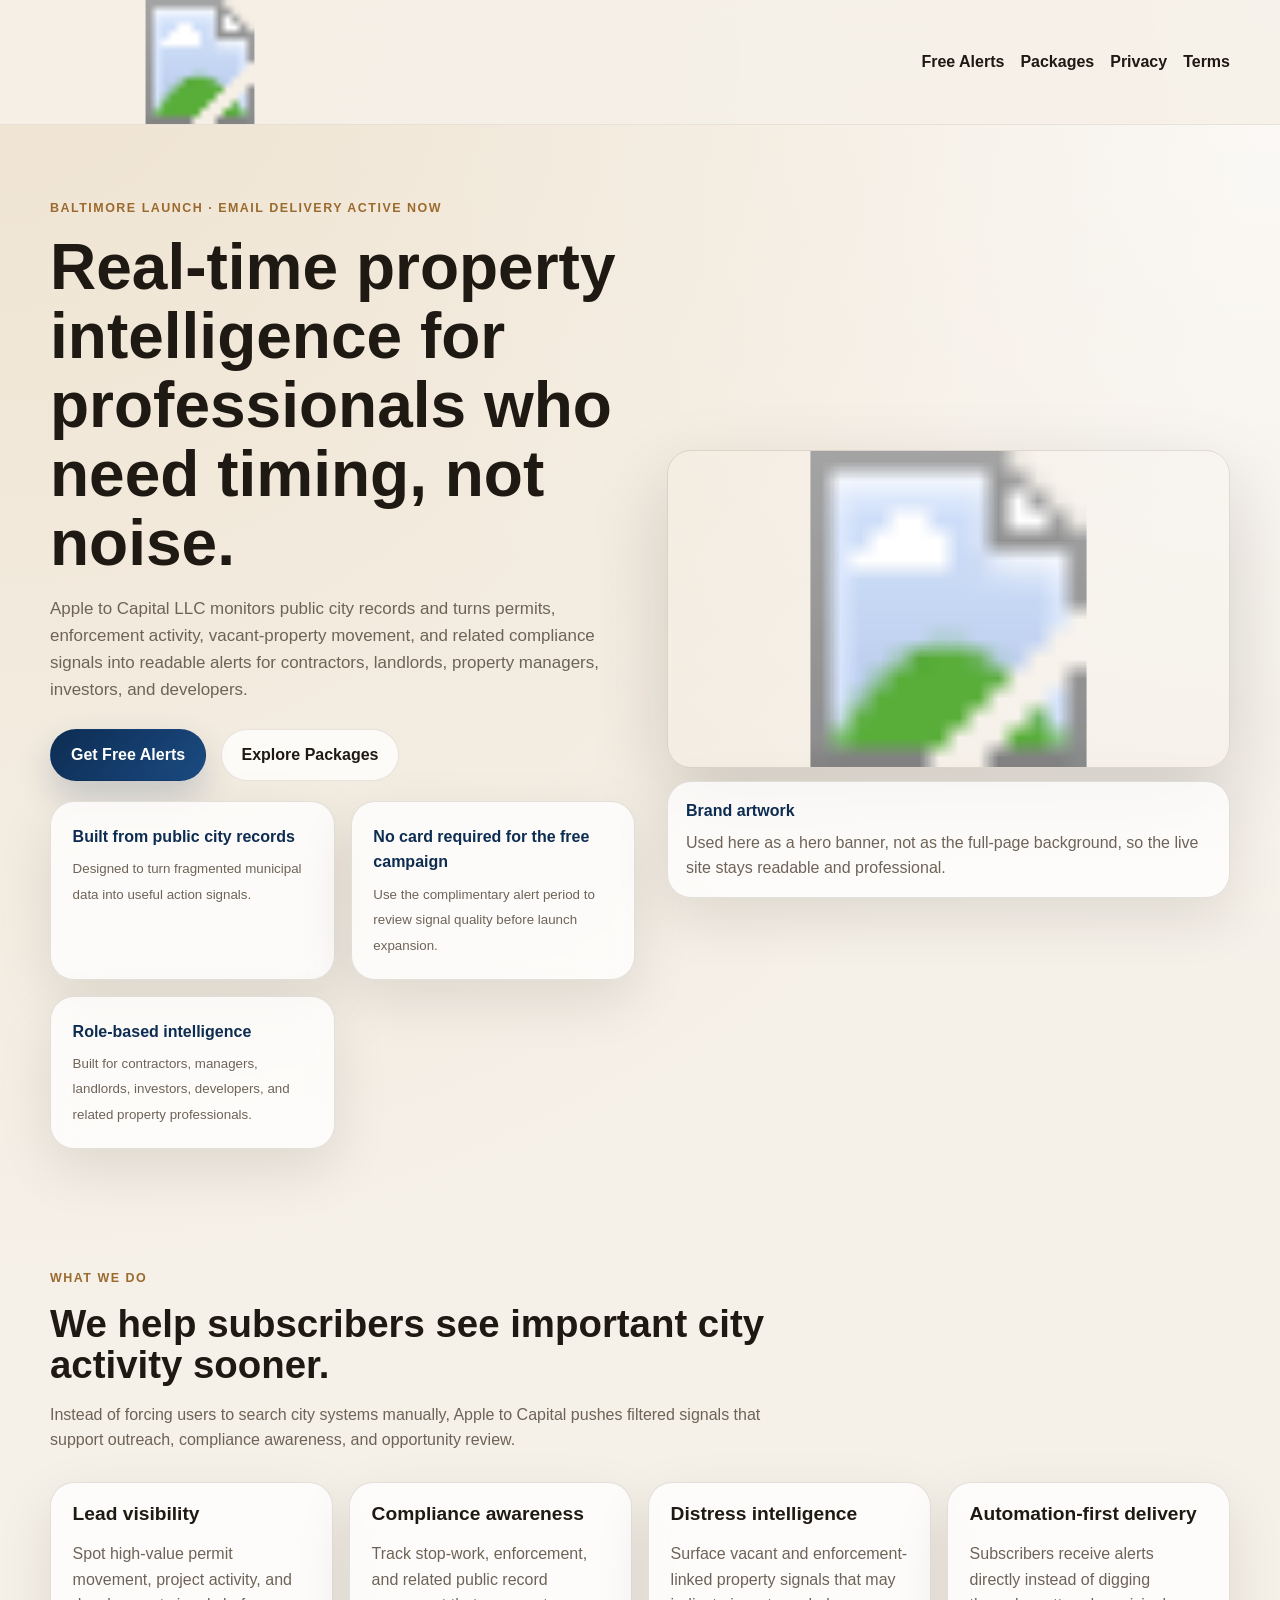
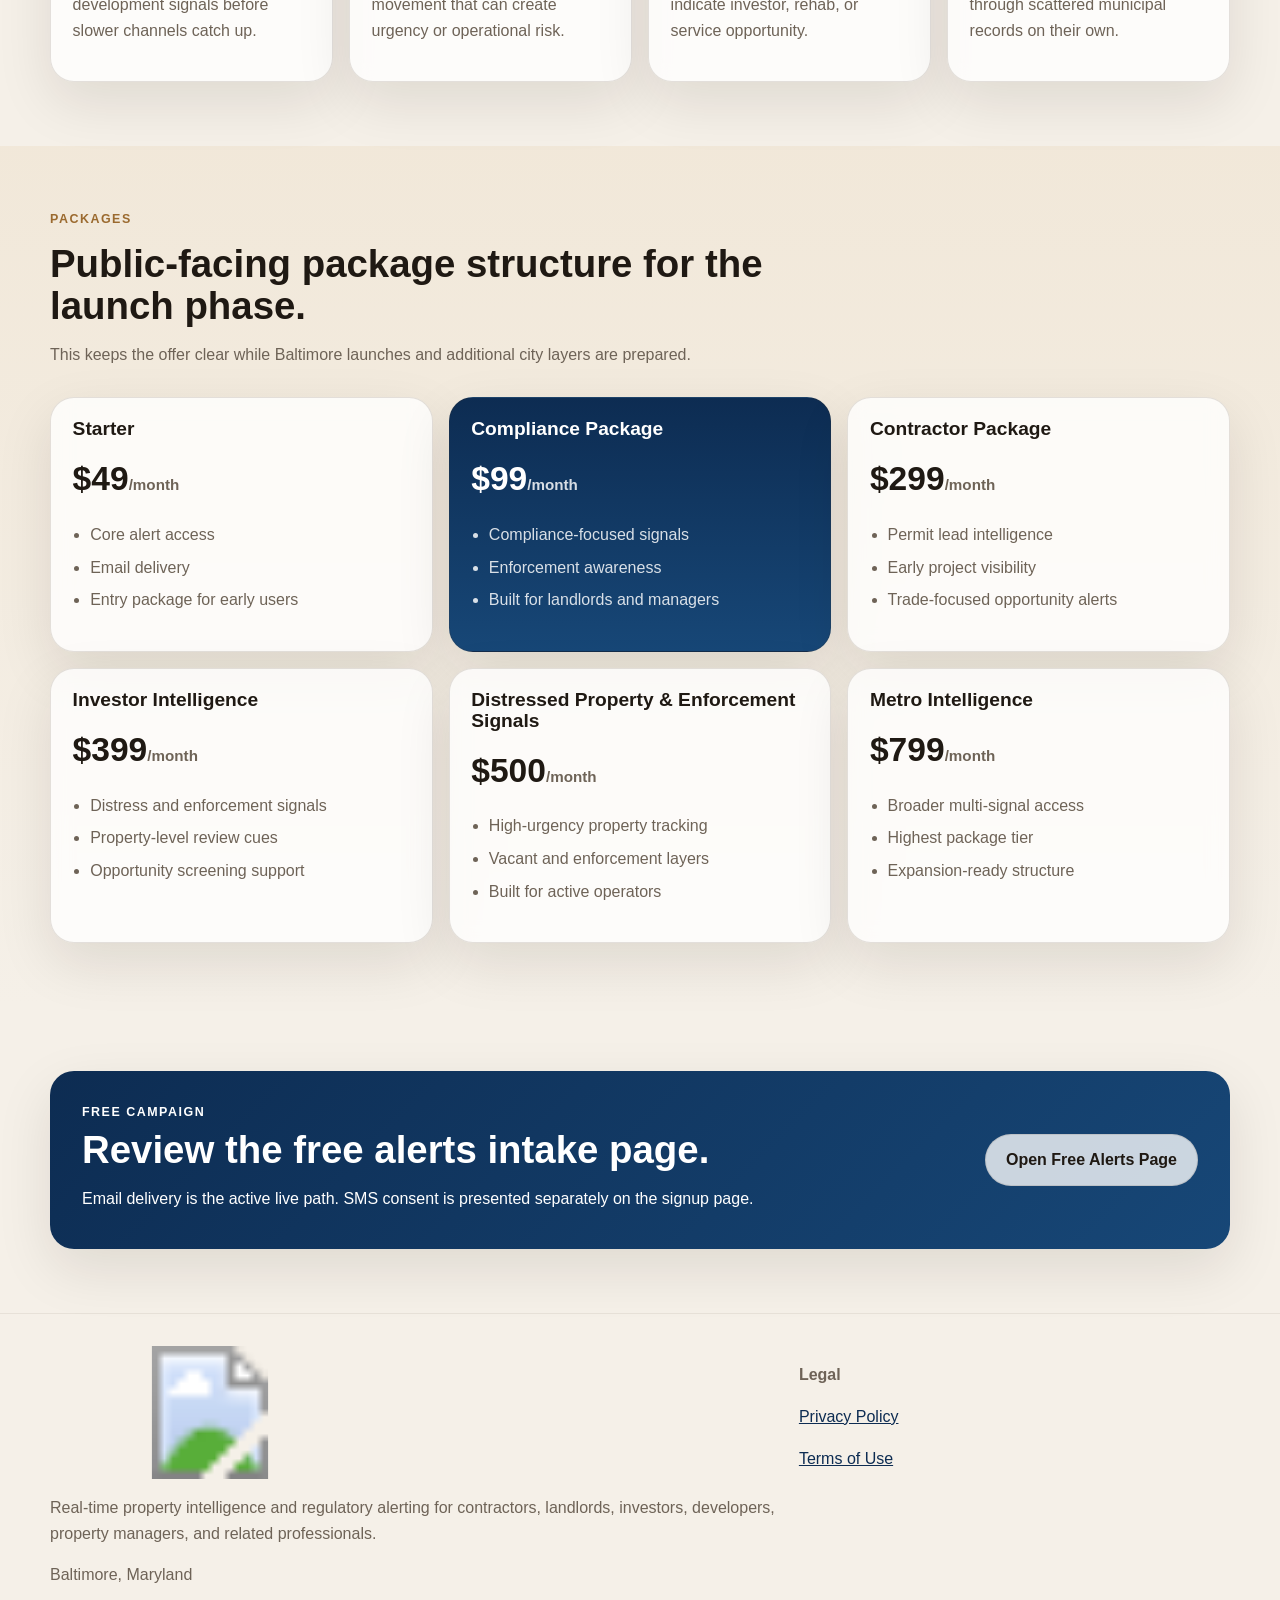
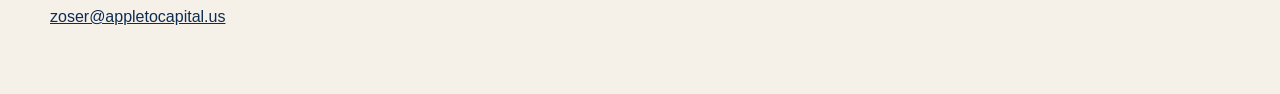
<file: index.html>
<!doctype html>
<html lang="en">
<head>
  <meta charset="utf-8" />
  <meta name="viewport" content="width=device-width, initial-scale=1" />
  <title>Apple to Capital LLC | Regulatory Intelligence for Property Professionals</title>
  <meta name="description" content="Apple to Capital LLC monitors public city records and delivers real-time property intelligence alerts for contractors, landlords, investors, developers, and property managers." />
  <link rel="stylesheet" href="styles.css" />
</head>
<body>
  <header class="site-header">
    <div class="wrap nav">
      <a class="brand brand-image" href="index.html" aria-label="Apple to Capital LLC home">
        <img class="top-logo" src="assets/logo-dark.svg" alt="Apple to Capital LLC logo" />
      </a>
      <nav class="nav-links">
        <a href="free-alerts.html">Free Alerts</a>
        <a href="#packages">Packages</a>
        <a href="privacy-policy.html">Privacy</a>
        <a href="terms-of-use.html">Terms</a>
      </nav>
    </div>
  </header>

  <main>
    <section class="hero">
      <div class="wrap hero-grid hero-grid-wide">
        <div>
          <p class="eyebrow">Baltimore launch · Email delivery active now</p>
          <h1>Real-time property intelligence for professionals who need timing, not noise.</h1>
          <p class="lead">Apple to Capital LLC monitors public city records and turns permits, enforcement activity, vacant-property movement, and related compliance signals into readable alerts for contractors, landlords, property managers, investors, and developers.</p>
          <div class="cta-row">
            <a class="btn btn-dark" href="free-alerts.html">Get Free Alerts</a>
            <a class="btn btn-light" href="#packages">Explore Packages</a>
          </div>

          <div class="stat-grid trust-row">
            <div class="stat-strip">
              <strong>Built from public city records</strong>
              <small>Designed to turn fragmented municipal data into useful action signals.</small>
            </div>
            <div class="stat-strip">
              <strong>No card required for the free campaign</strong>
              <small>Use the complimentary alert period to review signal quality before launch expansion.</small>
            </div>
            <div class="stat-strip">
              <strong>Role-based intelligence</strong>
              <small>Built for contractors, managers, landlords, investors, developers, and related property professionals.</small>
            </div>
          </div>
        </div>

        <div class="hero-visual">
          <img class="hero-art" src="assets/hero-art.svg" alt="Apple to Capital metro intelligence design artwork" />
          <div class="hero-caption">
            <strong>Brand artwork</strong>
            <span>Used here as a hero banner, not as the full-page background, so the live site stays readable and professional.</span>
          </div>
        </div>
      </div>
    </section>

    <section class="section">
      <div class="wrap">
        <div class="section-head">
          <p class="eyebrow">What we do</p>
          <h2>We help subscribers see important city activity sooner.</h2>
          <p class="section-copy">Instead of forcing users to search city systems manually, Apple to Capital pushes filtered signals that support outreach, compliance awareness, and opportunity review.</p>
        </div>
        <div class="features">
          <article class="feature">
            <h3>Lead visibility</h3>
            <p>Spot high-value permit movement, project activity, and development signals before slower channels catch up.</p>
          </article>
          <article class="feature">
            <h3>Compliance awareness</h3>
            <p>Track stop-work, enforcement, and related public record movement that can create urgency or operational risk.</p>
          </article>
          <article class="feature">
            <h3>Distress intelligence</h3>
            <p>Surface vacant and enforcement-linked property signals that may indicate investor, rehab, or service opportunity.</p>
          </article>
          <article class="feature">
            <h3>Automation-first delivery</h3>
            <p>Subscribers receive alerts directly instead of digging through scattered municipal records on their own.</p>
          </article>
        </div>
      </div>
    </section>

    <section class="section alt" id="packages">
      <div class="wrap">
        <div class="section-head">
          <p class="eyebrow">Packages</p>
          <h2>Public-facing package structure for the launch phase.</h2>
          <p class="section-copy">This keeps the offer clear while Baltimore launches and additional city layers are prepared.</p>
        </div>
        <div class="pricing-grid">
          <article class="price-card">
            <h3>Starter</h3>
            <p class="price">$49<span>/month</span></p>
            <ul>
              <li>Core alert access</li>
              <li>Email delivery</li>
              <li>Entry package for early users</li>
            </ul>
          </article>
          <article class="price-card featured">
            <h3>Compliance Package</h3>
            <p class="price">$99<span>/month</span></p>
            <ul>
              <li>Compliance-focused signals</li>
              <li>Enforcement awareness</li>
              <li>Built for landlords and managers</li>
            </ul>
          </article>
          <article class="price-card">
            <h3>Contractor Package</h3>
            <p class="price">$299<span>/month</span></p>
            <ul>
              <li>Permit lead intelligence</li>
              <li>Early project visibility</li>
              <li>Trade-focused opportunity alerts</li>
            </ul>
          </article>
          <article class="price-card">
            <h3>Investor Intelligence</h3>
            <p class="price">$399<span>/month</span></p>
            <ul>
              <li>Distress and enforcement signals</li>
              <li>Property-level review cues</li>
              <li>Opportunity screening support</li>
            </ul>
          </article>
          <article class="price-card">
            <h3>Distressed Property &amp; Enforcement Signals</h3>
            <p class="price">$500<span>/month</span></p>
            <ul>
              <li>High-urgency property tracking</li>
              <li>Vacant and enforcement layers</li>
              <li>Built for active operators</li>
            </ul>
          </article>
          <article class="price-card">
            <h3>Metro Intelligence</h3>
            <p class="price">$799<span>/month</span></p>
            <ul>
              <li>Broader multi-signal access</li>
              <li>Highest package tier</li>
              <li>Expansion-ready structure</li>
            </ul>
          </article>
        </div>
      </div>
    </section>

    <section class="section">
      <div class="wrap">
        <div class="cta-band">
          <div>
            <p class="eyebrow">Free campaign</p>
            <h2>Review the free alerts intake page.</h2>
            <p>Email delivery is the active live path. SMS consent is presented separately on the signup page.</p>
          </div>
          <a class="btn btn-light" href="free-alerts.html">Open Free Alerts Page</a>
        </div>
      </div>
    </section>
  </main>

  <footer class="site-footer">
    <div class="wrap footer-grid">
      <div>
        <img class="footer-logo" src="assets/logo-dark.svg" alt="Apple to Capital LLC logo" />
        <p>Real-time property intelligence and regulatory alerting for contractors, landlords, investors, developers, property managers, and related professionals.</p>
        <p>Baltimore, Maryland</p>
        <p><a href="mailto:zoser@appletocapital.us">zoser@appletocapital.us</a></p>
      </div>
      <div>
        <p class="footer-title">Legal</p>
        <p><a href="privacy-policy.html">Privacy Policy</a></p>
        <p><a href="terms-of-use.html">Terms of Use</a></p>
      </div>
    </div>
  </footer>
</body>
</html>
</file>
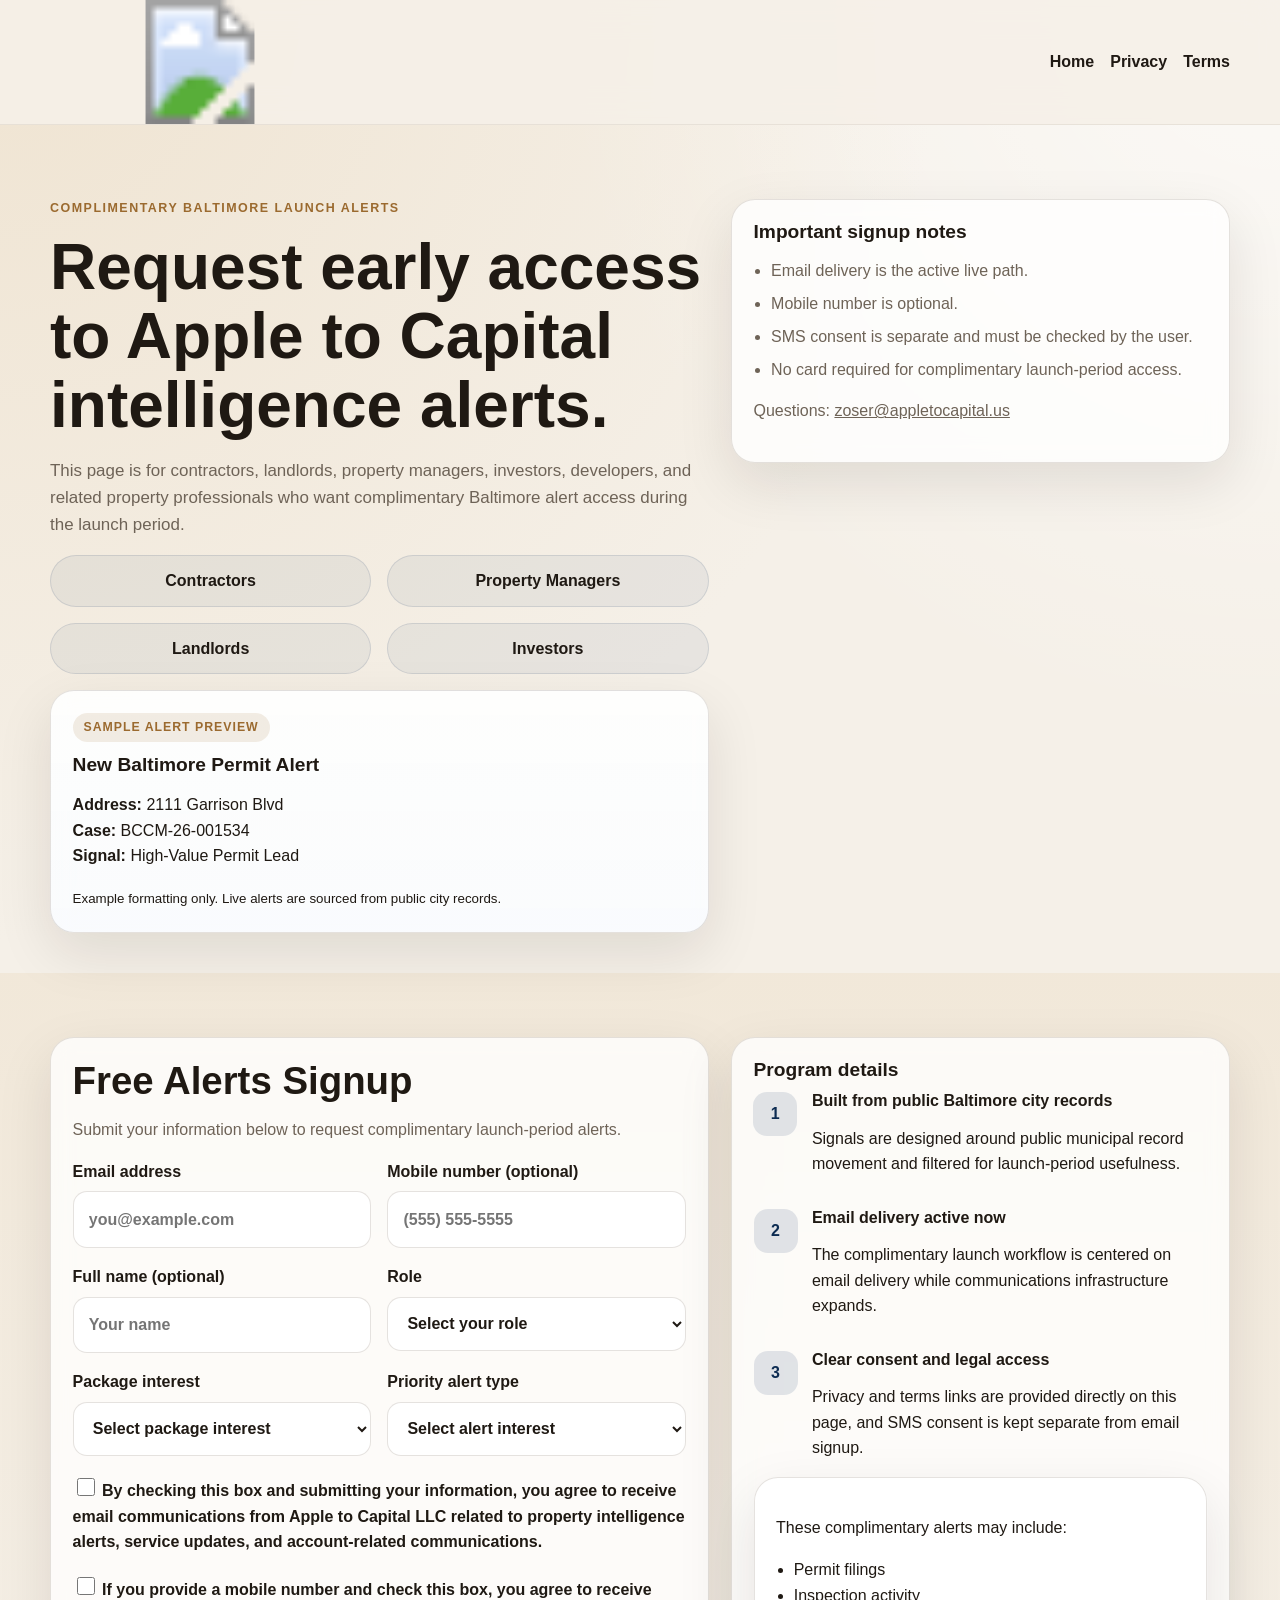
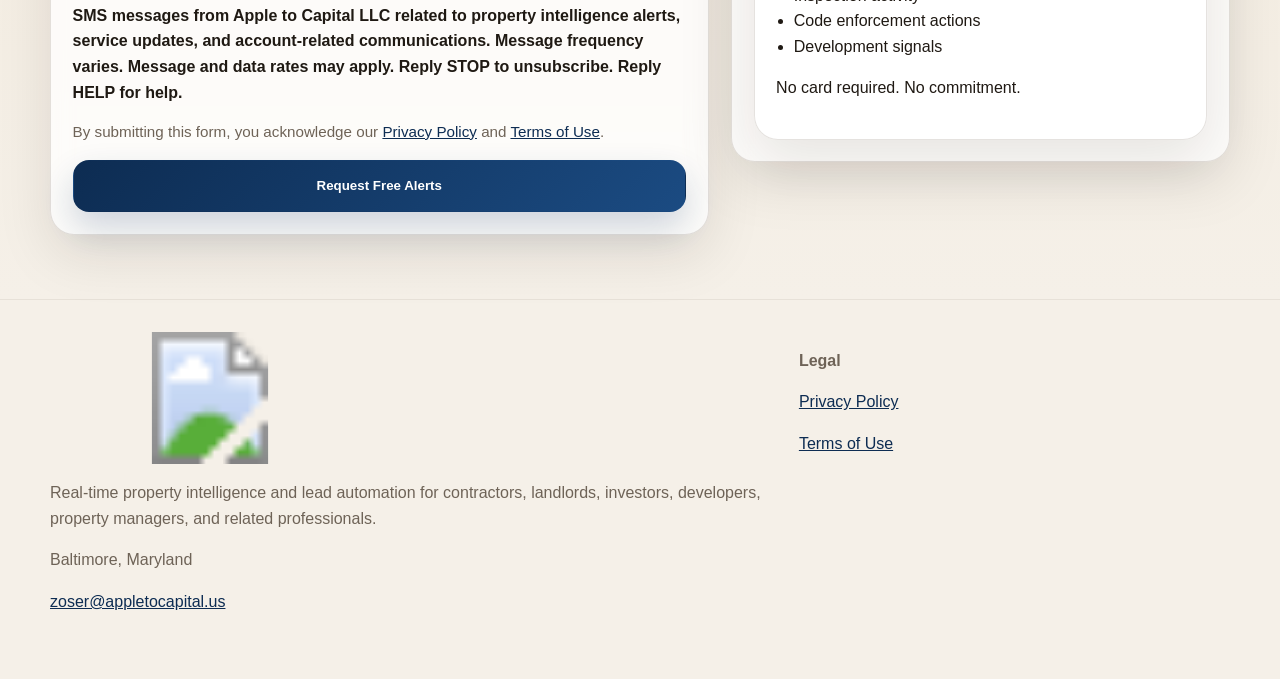
<file: free-alerts.html>
<!doctype html>
<html lang="en">
<head>
  <meta charset="utf-8" />
  <meta name="viewport" content="width=device-width, initial-scale=1" />
  <title>Free Alerts | Apple to Capital LLC</title>
  <meta name="description" content="Request complimentary Baltimore Metro intelligence alerts from Apple to Capital LLC." />
  <link rel="stylesheet" href="styles.css" />
</head>
<body>
  <header class="site-header">
    <div class="wrap nav">
      <a class="brand brand-image" href="index.html" aria-label="Apple to Capital LLC home">
        <img class="top-logo" src="assets/logo-dark.svg" alt="Apple to Capital LLC logo" />
      </a>
      <nav class="nav-links">
        <a href="index.html">Home</a>
        <a href="privacy-policy.html">Privacy</a>
        <a href="terms-of-use.html">Terms</a>
      </nav>
    </div>
  </header>

  <main>
    <section class="hero hero-compact">
      <div class="wrap info-grid">
        <div>
          <p class="eyebrow">Complimentary Baltimore launch alerts</p>
          <h1>Request early access to Apple to Capital intelligence alerts.</h1>
          <p class="lead">This page is for contractors, landlords, property managers, investors, developers, and related property professionals who want complimentary Baltimore alert access during the launch period.</p>

          <div class="chip-row">
            <span class="chip">Contractors</span>
            <span class="chip">Property Managers</span>
            <span class="chip">Landlords</span>
            <span class="chip">Investors</span>
          </div>

          <div class="sample-alert">
            <span class="kicker">Sample alert preview</span>
            <h3>New Baltimore Permit Alert</h3>
            <p><b>Address:</b> 2111 Garrison Blvd<br />
            <b>Case:</b> BCCM-26-001534<br />
            <b>Signal:</b> High-Value Permit Lead</p>
            <small>Example formatting only. Live alerts are sourced from public city records.</small>
          </div>
        </div>

        <aside class="legal-card">
          <h3>Important signup notes</h3>
          <ul class="bullet-list">
            <li>Email delivery is the active live path.</li>
            <li>Mobile number is optional.</li>
            <li>SMS consent is separate and must be checked by the user.</li>
            <li>No card required for complimentary launch-period access.</li>
          </ul>
          <p class="support-line">Questions: <a href="mailto:zoser@appletocapital.us">zoser@appletocapital.us</a></p>
        </aside>
      </div>
    </section>

    <section class="section alt">
      <div class="wrap info-grid">
        <form class="lead-form" action="#" method="post">
          <h2>Free Alerts Signup</h2>
          <p class="form-note">Submit your information below to request complimentary launch-period alerts.</p>

          <div class="form-layout">
            <label>Email address<input type="email" name="email" placeholder="you@example.com" required /></label>
            <label>Mobile number (optional)<input type="tel" name="phone" placeholder="(555) 555-5555" /></label>
            <label>Full name (optional)<input type="text" name="name" placeholder="Your name" /></label>
            <label>Role<select name="role" required>
                <option value="">Select your role</option>
                <option>Contractor</option><option>Landlord</option><option>Property Manager</option><option>Investor</option><option>Developer</option><option>Other Property Professional</option>
            </select></label>
            <label>Package interest<select name="package_interest">
                <option value="">Select package interest</option>
                <option>Starter</option><option>Compliance Package</option><option>Contractor Package</option><option>Investor Intelligence</option><option>Distressed Property &amp; Enforcement Signals</option><option>Metro Intelligence</option>
            </select></label>
            <label>Priority alert type<select name="alert_type">
                <option value="">Select alert interest</option>
                <option>Permits</option><option>Violations / Compliance</option><option>Stop-Work Activity</option><option>Vacant / Distress Signals</option><option>General Baltimore Intelligence</option>
            </select></label>
          </div>

          <label class="checkbox-row">
            <input type="checkbox" name="email_consent" required />
            <span>By checking this box and submitting your information, you agree to receive email communications from Apple to Capital LLC related to property intelligence alerts, service updates, and account-related communications.</span>
          </label>

          <label class="checkbox-row">
            <input type="checkbox" name="sms_consent" />
            <span>If you provide a mobile number and check this box, you agree to receive SMS messages from Apple to Capital LLC related to property intelligence alerts, service updates, and account-related communications. Message frequency varies. Message and data rates may apply. Reply STOP to unsubscribe. Reply HELP for help.</span>
          </label>

          <p class="legal-inline">By submitting this form, you acknowledge our <a href="privacy-policy.html">Privacy Policy</a> and <a href="terms-of-use.html">Terms of Use</a>.</p>
          <button class="btn btn-dark full" type="submit">Request Free Alerts</button>
        </form>

        <aside class="steps-card">
          <h3>Program details</h3>
          <div class="steps-list">
            <div class="step-item"><div class="step-number">1</div><div><h4>Built from public Baltimore city records</h4><p>Signals are designed around public municipal record movement and filtered for launch-period usefulness.</p></div></div>
            <div class="step-item"><div class="step-number">2</div><div><h4>Email delivery active now</h4><p>The complimentary launch workflow is centered on email delivery while communications infrastructure expands.</p></div></div>
            <div class="step-item"><div class="step-number">3</div><div><h4>Clear consent and legal access</h4><p>Privacy and terms links are provided directly on this page, and SMS consent is kept separate from email signup.</p></div></div>
          </div>

          <div class="alert-box">
            <p class="box-title">These complimentary alerts may include:</p>
            <ul><li>Permit filings</li><li>Inspection activity</li><li>Code enforcement actions</li><li>Development signals</li></ul>
            <p class="micro strong">No card required. No commitment.</p>
          </div>
        </aside>
      </div>
    </section>
  </main>

  <footer class="site-footer">
    <div class="wrap footer-grid">
      <div>
        <img class="footer-logo" src="assets/logo-dark.svg" alt="Apple to Capital LLC logo" />
        <p>Real-time property intelligence and lead automation for contractors, landlords, investors, developers, property managers, and related professionals.</p>
        <p>Baltimore, Maryland</p>
        <p><a href="mailto:zoser@appletocapital.us">zoser@appletocapital.us</a></p>
      </div>
      <div>
        <p class="footer-title">Legal</p>
        <p><a href="privacy-policy.html">Privacy Policy</a></p>
        <p><a href="terms-of-use.html">Terms of Use</a></p>
      </div>
    </div>
  </footer>
</body>
</html>
</file>
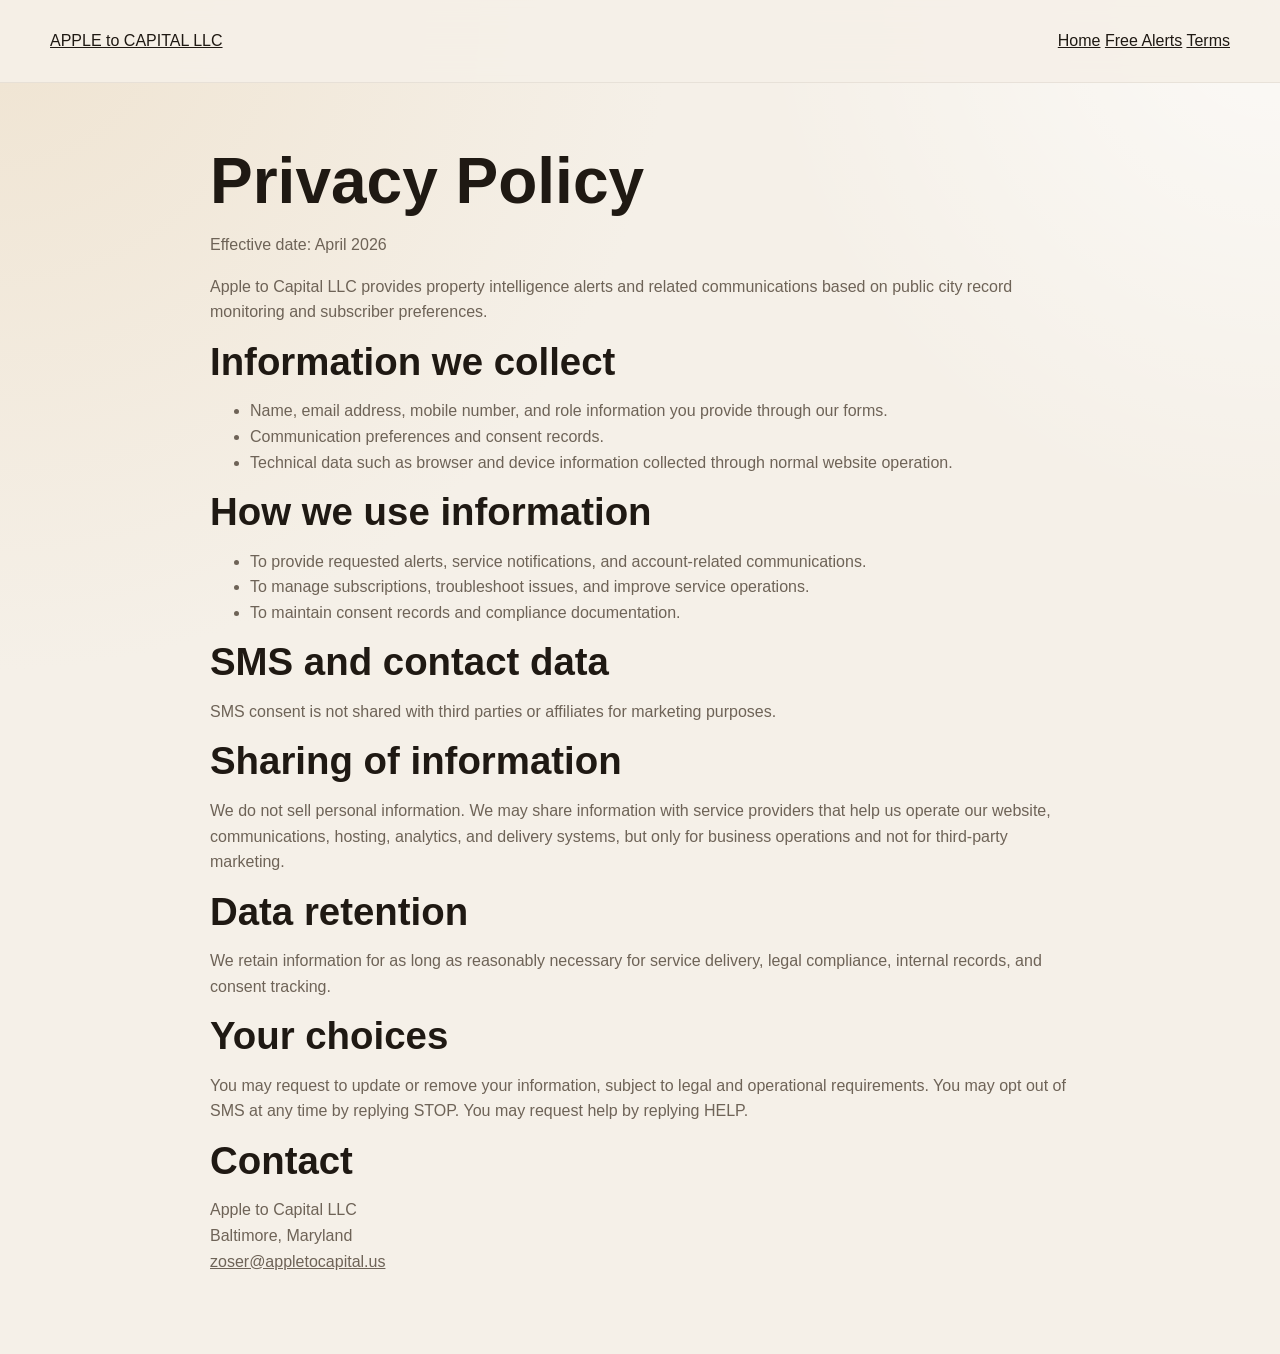
<file: privacy-policy.html>
<!doctype html>
<html lang="en">
<head>
  <meta charset="utf-8" />
  <meta name="viewport" content="width=device-width, initial-scale=1" />
  <title>Privacy Policy | Apple to Capital LLC</title>
  <meta name="description" content="Privacy Policy for Apple to Capital LLC." />
  <link rel="stylesheet" href="styles.css" />
</head>
<body>
  <header class="site-header">
    <div class="wrap nav">
      <a class="brand" href="index.html">APPLE to CAPITAL LLC</a>
      <nav>
        <a href="index.html">Home</a>
        <a href="free-alerts.html">Free Alerts</a>
        <a href="terms-of-use.html">Terms</a>
      </nav>
    </div>
  </header>

  <main class="section legal-page">
    <div class="wrap narrow">
      <h1>Privacy Policy</h1>
      <p>Effective date: April 2026</p>

      <p>Apple to Capital LLC provides property intelligence alerts and related communications based on public city record monitoring and subscriber preferences.</p>

      <h2>Information we collect</h2>
      <ul>
        <li>Name, email address, mobile number, and role information you provide through our forms.</li>
        <li>Communication preferences and consent records.</li>
        <li>Technical data such as browser and device information collected through normal website operation.</li>
      </ul>

      <h2>How we use information</h2>
      <ul>
        <li>To provide requested alerts, service notifications, and account-related communications.</li>
        <li>To manage subscriptions, troubleshoot issues, and improve service operations.</li>
        <li>To maintain consent records and compliance documentation.</li>
      </ul>

      <h2>SMS and contact data</h2>
      <p>SMS consent is not shared with third parties or affiliates for marketing purposes.</p>

      <h2>Sharing of information</h2>
      <p>We do not sell personal information. We may share information with service providers that help us operate our website, communications, hosting, analytics, and delivery systems, but only for business operations and not for third-party marketing.</p>

      <h2>Data retention</h2>
      <p>We retain information for as long as reasonably necessary for service delivery, legal compliance, internal records, and consent tracking.</p>

      <h2>Your choices</h2>
      <p>You may request to update or remove your information, subject to legal and operational requirements. You may opt out of SMS at any time by replying STOP. You may request help by replying HELP.</p>

      <h2>Contact</h2>
      <p>Apple to Capital LLC<br />Baltimore, Maryland<br /><a href="mailto:zoser@appletocapital.us">zoser@appletocapital.us</a></p>
    </div>
  </main>
</body>
</html>
</file>
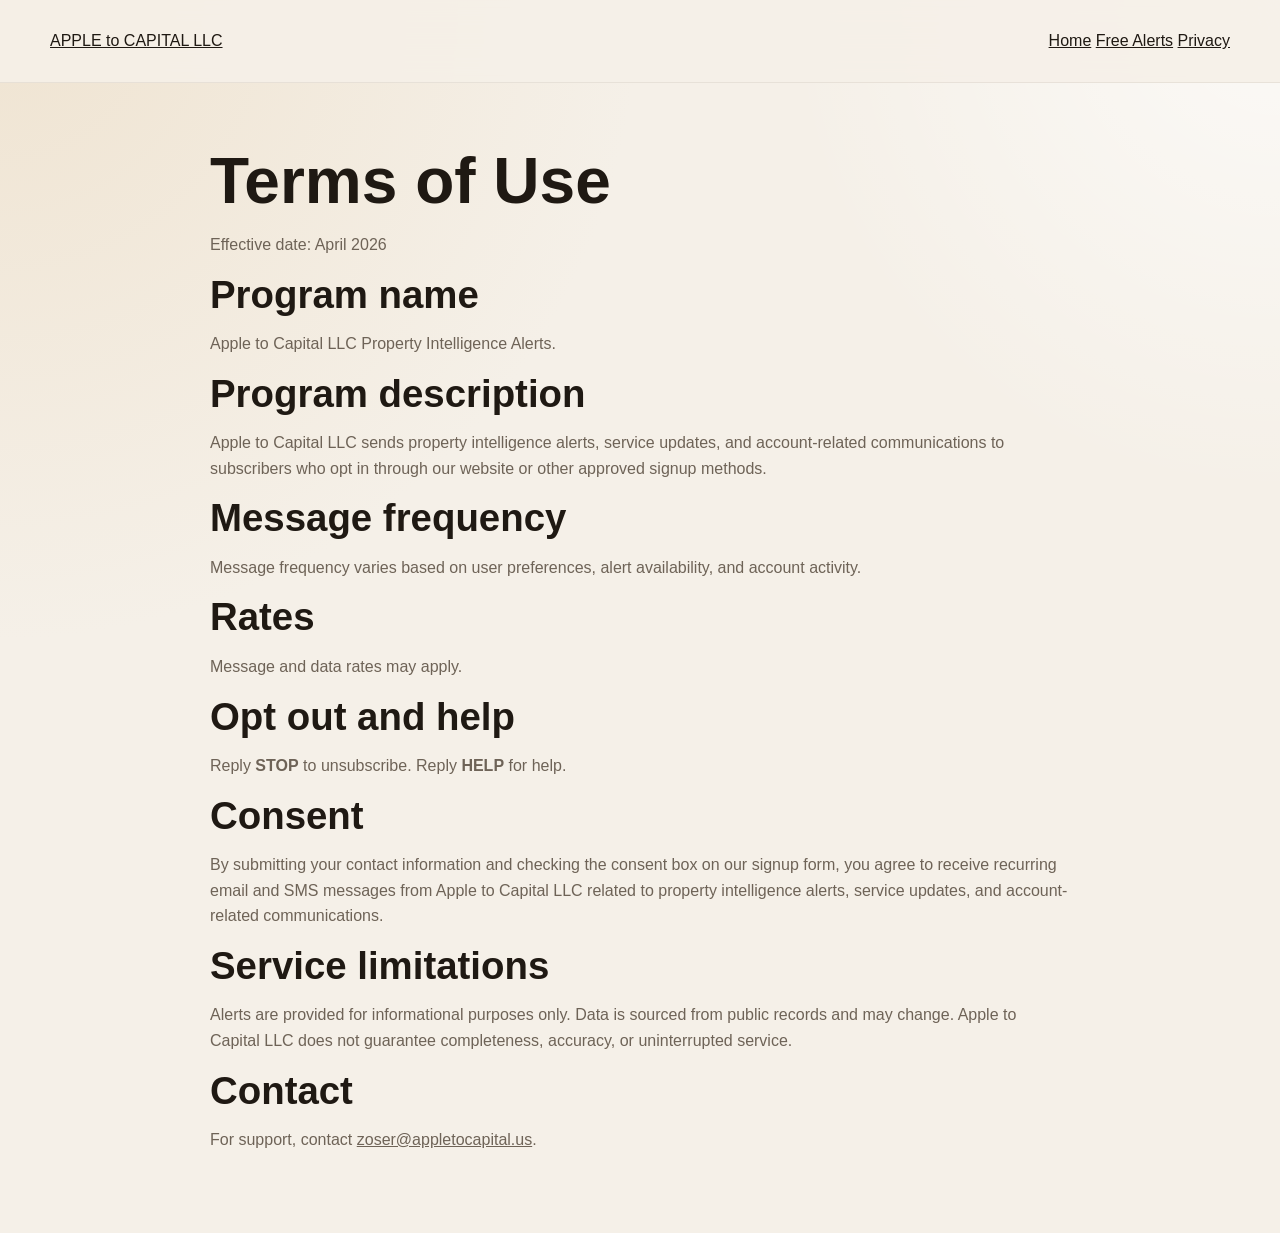
<file: terms-of-use.html>
<!doctype html>
<html lang="en">
<head>
  <meta charset="utf-8" />
  <meta name="viewport" content="width=device-width, initial-scale=1" />
  <title>Terms of Use | Apple to Capital LLC</title>
  <meta name="description" content="Terms of Use for Apple to Capital LLC." />
  <link rel="stylesheet" href="styles.css" />
</head>
<body>
  <header class="site-header">
    <div class="wrap nav">
      <a class="brand" href="index.html">APPLE to CAPITAL LLC</a>
      <nav>
        <a href="index.html">Home</a>
        <a href="free-alerts.html">Free Alerts</a>
        <a href="privacy-policy.html">Privacy</a>
      </nav>
    </div>
  </header>

  <main class="section legal-page">
    <div class="wrap narrow">
      <h1>Terms of Use</h1>
      <p>Effective date: April 2026</p>

      <h2>Program name</h2>
      <p>Apple to Capital LLC Property Intelligence Alerts.</p>

      <h2>Program description</h2>
      <p>Apple to Capital LLC sends property intelligence alerts, service updates, and account-related communications to subscribers who opt in through our website or other approved signup methods.</p>

      <h2>Message frequency</h2>
      <p>Message frequency varies based on user preferences, alert availability, and account activity.</p>

      <h2>Rates</h2>
      <p>Message and data rates may apply.</p>

      <h2>Opt out and help</h2>
      <p>Reply <strong>STOP</strong> to unsubscribe. Reply <strong>HELP</strong> for help.</p>

      <h2>Consent</h2>
      <p>By submitting your contact information and checking the consent box on our signup form, you agree to receive recurring email and SMS messages from Apple to Capital LLC related to property intelligence alerts, service updates, and account-related communications.</p>

      <h2>Service limitations</h2>
      <p>Alerts are provided for informational purposes only. Data is sourced from public records and may change. Apple to Capital LLC does not guarantee completeness, accuracy, or uninterrupted service.</p>

      <h2>Contact</h2>
      <p>For support, contact <a href="mailto:zoser@appletocapital.us">zoser@appletocapital.us</a>.</p>
    </div>
  </main>
</body>
</html>
</file>
<file: styles.css>
:root {
  --bg: #f5f0e8;
  --paper: rgba(255,255,255,0.78);
  --text: #1f1913;
  --muted: #6e6357;
  --line: rgba(72,52,31,0.14);
  --accent: #123765;
  --accent-dark: #0d2c52;
  --accent-soft: #dff2f3;
  --gold: #9b6a2f;
  --shadow: 0 20px 55px rgba(28,20,13,0.10);
  --radius: 24px;
  --max: 1180px;
}
* { box-sizing: border-box; }
html { scroll-behavior: smooth; }
body {
  margin: 0;
  font-family: Inter, Arial, Helvetica, sans-serif;
  color: var(--text);
  background:
    radial-gradient(circle at top left, rgba(239,227,208,0.95), transparent 36%),
    radial-gradient(circle at top right, rgba(255,255,255,0.65), transparent 28%),
    var(--bg);
  line-height: 1.6;
}
a { color: inherit; }
img { max-width: 100%; display: block; }
.wrap { width: min(calc(100% - 2rem), var(--max)); margin: 0 auto; }
.narrow { width: min(calc(100% - 2rem), 860px); margin: 0 auto; }
.center { text-align: center; }

.site-header {
  position: sticky;
  top: 0;
  z-index: 20;
  border-bottom: 1px solid rgba(72,52,31,0.08);
  background: rgba(245,240,232,0.9);
  backdrop-filter: blur(16px);
}
.nav {
  min-height: 82px;
  display: flex;
  align-items: center;
  justify-content: space-between;
  gap: 1rem;
}
.brand-image { max-width: 360px; flex: 0 0 auto; }
.top-logo { width: 100%; height: auto; }
.nav-links {
  display: flex;
  align-items: center;
  flex-wrap: wrap;
  gap: 1rem;
}
.nav-links a {
  text-decoration: none;
  font-weight: 700;
}

.hero { padding: 4.6rem 0 3.5rem; }
.hero-compact { padding-bottom: 2.5rem; }
.hero-grid, .info-grid, .pricing-grid, .features, .footer-grid, .form-layout, .chip-row, .stat-grid, .steps-list {
  display: grid;
  gap: 1rem;
}
.hero-grid { grid-template-columns: minmax(0,1fr) minmax(340px,0.95fr); align-items: center; gap: 2rem; }
.hero-grid-wide { grid-template-columns: minmax(0,1.02fr) minmax(420px,0.98fr); }
.info-grid { grid-template-columns: minmax(0,0.95fr) minmax(280px,0.72fr); align-items: start; gap: 1.4rem; }
.pricing-grid { grid-template-columns: repeat(3, minmax(0,1fr)); }
.features { grid-template-columns: repeat(4, minmax(0,1fr)); }
.footer-grid { grid-template-columns: 1.7fr 1fr; }
.form-layout { grid-template-columns: repeat(2, minmax(0,1fr)); }
.chip-row, .stat-grid { grid-template-columns: repeat(2, minmax(0,1fr)); }
.steps-list { grid-template-columns: 1fr; }

.eyebrow {
  margin: 0 0 0.85rem;
  color: var(--gold);
  text-transform: uppercase;
  letter-spacing: 0.12em;
  font-size: 0.78rem;
  font-weight: 800;
}
h1, h2, h3, h4 { line-height: 1.08; margin: 0 0 1rem; }
h1 { font-size: clamp(2.3rem, 5vw, 4.8rem); }
h2 { font-size: clamp(1.6rem, 3vw, 2.8rem); }
h3 { font-size: 1.2rem; }
h4 { font-size: 1rem; }
.lead, .section-copy, .feature p, .price-card li, .footer-grid p, .legal-page p, .legal-page li, .form-note, .bullet-list li, .support-line, .stat-strip small, .hero-caption span {
  color: var(--muted);
}
.lead { max-width: 760px; font-size: 1.06rem; }

.btn {
  display: inline-flex;
  align-items: center;
  justify-content: center;
  min-height: 52px;
  padding: 0 1.25rem;
  border-radius: 999px;
  text-decoration: none;
  border: 1px solid transparent;
  font-weight: 800;
  transition: transform 0.18s ease, box-shadow 0.18s ease;
}
.btn:hover { transform: translateY(-1px); }
.btn-dark { background: linear-gradient(135deg, var(--accent-dark), #1b4b82); color: #fff; box-shadow: 0 16px 34px rgba(18,55,101,0.20); }
.btn-light { background: rgba(255,255,255,0.78); color: var(--text); border-color: rgba(72,52,31,0.12); }
.full { width: 100%; border-radius: 16px; }
.cta-row { display: flex; flex-wrap: wrap; gap: 0.9rem; margin: 1.6rem 0 1.2rem; }

.feature, .price-card, .alert-box, .lead-form, .steps-card, .legal-card, .stat-strip, .sample-alert, .hero-caption {
  background: var(--paper);
  border: 1px solid var(--line);
  border-radius: var(--radius);
  box-shadow: var(--shadow);
  backdrop-filter: blur(10px);
}
.feature, .price-card, .alert-box, .lead-form, .steps-card, .legal-card, .sample-alert, .stat-strip { padding: 1.35rem; }
.section { padding: 4rem 0; }
.alt { background: linear-gradient(180deg, rgba(239,227,208,0.62), rgba(245,240,232,0)); }
.section-head { max-width: 760px; margin-bottom: 1.8rem; }

.hero-visual {
  display: grid;
  gap: 0.85rem;
}
.hero-art {
  width: 100%;
  border-radius: 24px;
  border: 1px solid var(--line);
  box-shadow: 0 30px 80px rgba(22,16,10,0.16);
}
.hero-caption {
  padding: 1rem 1.1rem;
}
.hero-caption strong { display:block; margin-bottom: 0.35rem; color: var(--accent-dark); }

.trust-row { margin-top: 1.25rem; }
.stat-strip strong { display:block; margin-bottom:0.35rem; color: var(--accent-dark); }

.feature h3, .price-card h3, .alert-box .box-title, .steps-card h3, .legal-card h3, .sample-alert h3 { margin-bottom: 0.75rem; }
.price-card ul, .alert-box ul, .bullet-list { padding-left: 1.1rem; }
.price-card li, .bullet-list li { margin-bottom: 0.45rem; }
.price {
  margin: 0 0 0.9rem;
  font-size: 2.1rem;
  font-weight: 900;
}
.price span { font-size: 0.95rem; color: var(--muted); font-weight: 700; }
.price-card.featured {
  background: linear-gradient(180deg, var(--accent-dark), #174777);
  color: #fff;
}
.price-card.featured li, .price-card.featured .price span { color: rgba(255,255,255,0.84); }

.chip {
  display: inline-flex;
  align-items: center;
  justify-content: center;
  min-height: 46px;
  padding: 0.75rem 1rem;
  border-radius: 999px;
  background: rgba(18,55,101,0.06);
  border: 1px solid rgba(18,55,101,0.12);
  font-weight: 700;
  text-align: center;
}
.sample-alert {
  margin-top: 1rem;
  background: linear-gradient(180deg, rgba(255,255,255,0.9), rgba(249,252,255,0.92));
}
.kicker {
  display: inline-flex;
  margin-bottom: 0.8rem;
  padding: 0.3rem 0.68rem;
  border-radius: 999px;
  background: rgba(155,106,47,0.12);
  color: var(--gold);
  font-size: 0.77rem;
  font-weight: 800;
  text-transform: uppercase;
  letter-spacing: 0.08em;
}

.lead-form label { display: block; font-weight: 700; }
.lead-form input, .lead-form select, .lead-form textarea {
  width: 100%;
  margin-top: 0.45rem;
  min-height: 54px;
  padding: 0.9rem 0.95rem;
  border-radius: 14px;
  border: 1px solid rgba(72,52,31,0.14);
  background: rgba(255,255,255,0.94);
  font: inherit;
  color: var(--text);
}
.checkbox-row {
  display: grid;
  grid-template-columns: 22px 1fr;
  gap: 0.8rem;
  align-items: start;
  margin: 1.2rem 0 0.9rem;
}
.checkbox-row input {
  width: 18px;
  height: 18px;
  min-height: auto;
  margin-top: 0.2rem;
}
.legal-inline { margin: 0 0 1rem; color: var(--muted); font-size: 0.95rem; }
.legal-inline a, .site-footer a { color: var(--accent-dark); }
.step-item {
  display: grid;
  grid-template-columns: 44px 1fr;
  gap: 0.9rem;
  align-items: start;
}
.step-number {
  width: 44px;
  height: 44px;
  border-radius: 14px;
  display: grid;
  place-items: center;
  background: rgba(18,55,101,0.12);
  color: var(--accent-dark);
  font-weight: 900;
}

.cta-band {
  padding: 2rem;
  display: flex;
  justify-content: space-between;
  align-items: center;
  gap: 1.2rem;
  background: linear-gradient(135deg, var(--accent-dark), #174777);
  color: #fff;
  border-radius: var(--radius);
  box-shadow: var(--shadow);
}
.cta-band p, .cta-band h2 { color: #fff; margin-bottom: 0.35rem; }

.site-footer {
  padding: 2rem 0 3rem;
  border-top: 1px solid rgba(72,52,31,0.08);
}
.footer-title { font-weight: 800; color: var(--text); }
.footer-logo {
  max-width: 320px;
  width: 100%;
  margin-bottom: 0.75rem;
  border-radius: 12px;
}

@media (max-width: 980px) {
  .hero-grid, .info-grid, .pricing-grid, .features, .footer-grid, .form-layout, .chip-row, .stat-grid {
    grid-template-columns: 1fr;
  }
  .cta-band { flex-direction: column; align-items: flex-start; }
}
@media (max-width: 720px) {
  .nav {
    flex-direction: column;
    align-items: flex-start;
    padding: 0.9rem 0;
  }
  .nav-links { width: 100%; }
  .brand-image { max-width: 100%; }
}
@media (max-width: 560px) {
  .hero { padding: 3.6rem 0 3rem; }
  .section { padding: 2.8rem 0; }
  .cta-row { flex-direction: column; }
  .btn { width: 100%; }
  .footer-logo { max-width: 100%; }
}
</file>
